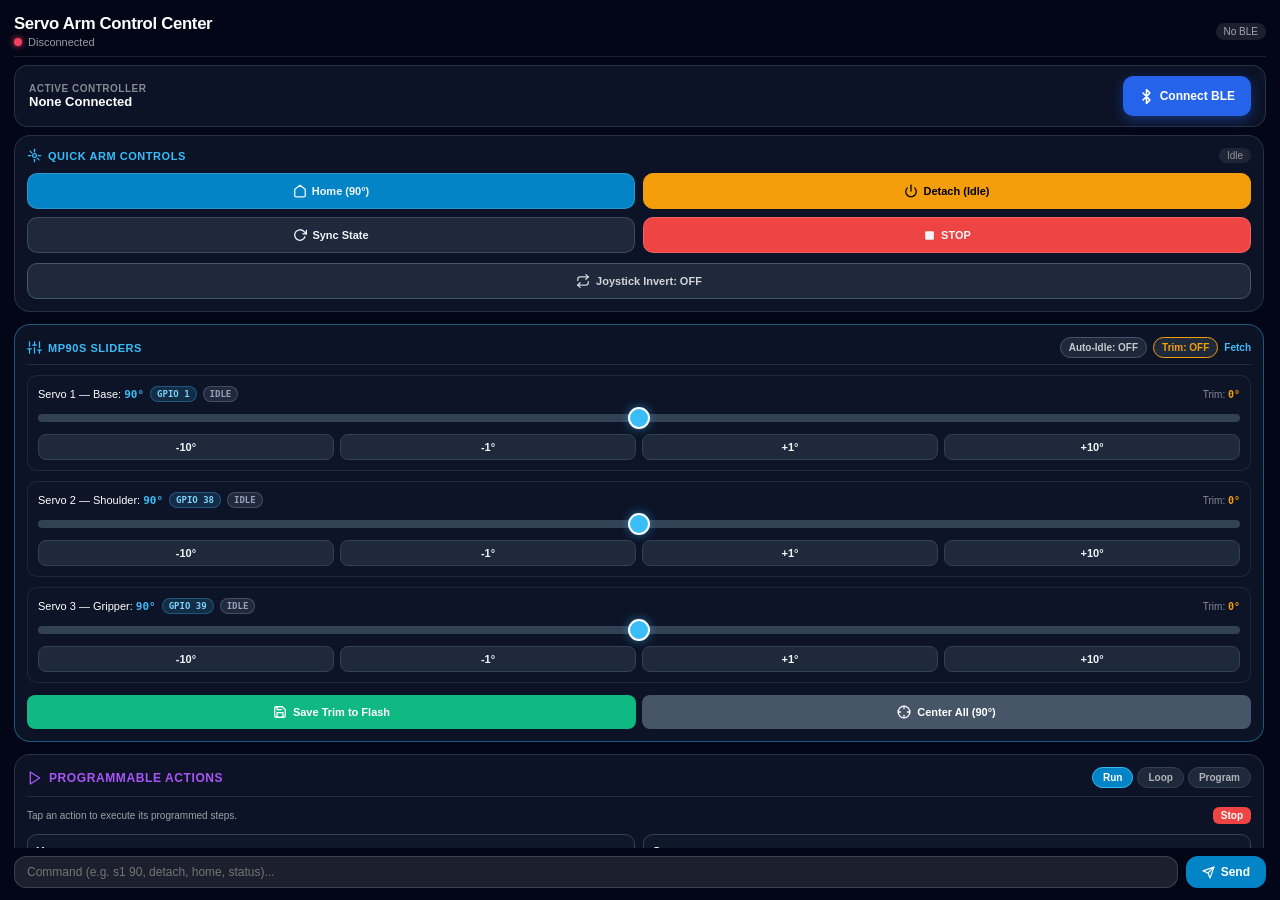
<file: Arm/index.html>
<!DOCTYPE html>
<html lang="en" class="h-full bg-slate-950 text-slate-100 select-none">
<head>
  <meta charset="UTF-8">
  <meta name="viewport" content="width=device-width, initial-scale=1.0, maximum-scale=1.0, user-scalable=no, viewport-fit=cover">
  <title>ESP32-S3 Servo Arm Control</title>
  <link rel="stylesheet" href="style.css">
</head>

<body>

  <div id="toast-notification">
    <svg id="toast-icon" width="16" height="16" viewBox="0 0 24 24" fill="none" stroke="currentColor" stroke-width="2.5" stroke-linecap="round" stroke-linejoin="round">
      <polyline points="20 6 9 17 4 12"></polyline>
    </svg>
    <span id="toast-message">Notification</span>
  </div>

  <header style="padding-bottom:8px; border-bottom:1px solid rgba(255,255,255,0.1); display:flex; align-items:center; justify-content:space-between;">
    <div>
      <h1 style="font-size:1.05rem; font-weight:700; letter-spacing:-0.02em;">Servo Arm Control Center</h1>
      <div style="display:flex; align-items:center; gap:6px; margin-top:2px;">
        <div id="status-dot" style="width:8px; height:8px; border-radius:9999px; background:#f43f5e; box-shadow:0 0 6px #f43f5e; transition:background 0.2s;"></div>
        <span id="status-text" style="font-size:11px; color:rgba(255,255,255,0.6);">Disconnected</span>
      </div>
    </div>
    <div style="display:flex; align-items:center; gap:6px;">
      <span id="backend-badge" style="padding:3px 8px; border-radius:9999px; background:rgba(255,255,255,0.1); font-size:10px; color:rgba(255,255,255,0.6);">Core BLE</span>
    </div>
  </header>

  <div class="glass-panel" style="margin:8px 0; padding:10px 14px; border-radius:14px; display:flex; align-items:center; justify-content:space-between; gap:12px;">
    <div style="min-width:0; flex:1;">
      <div style="font-size:10px; color:rgba(255,255,255,0.5); text-transform:uppercase; letter-spacing:0.05em; font-weight:600;">Active Controller</div>
      <div id="device-name" style="font-size:13px; font-weight:700; color:white; overflow:hidden; text-overflow:ellipsis; white-space:nowrap;">None Connected</div>
    </div>
    <button id="connect-btn" type="button" onclick="toggleConnection()" style="height:40px; padding:0 16px; border-radius:10px; background:#2563eb; color:white; font-size:12px; font-weight:700; border:none; cursor:pointer; display:flex; align-items:center; gap:6px; box-shadow:0 4px 12px rgba(37,99,235,0.4);">
      <svg style="width:15px; height:15px;" viewBox="0 0 24 24" fill="none" stroke="currentColor" stroke-width="2.5" stroke-linecap="round" stroke-linejoin="round">
        <path d="m6.5 6.5 11 11L12 23V1l5.5 5.5-11 11"></path>
      </svg>
      <span>Connect BLE</span>
    </button>
  </div>

  <main style="flex:1; min-height:0; overflow-y:auto; display:flex; flex-direction:column; gap:12px; padding-right:2px; touch-action:pan-y;" class="no-scrollbar">

    <!-- Quick Arm Controls -->
    <div class="glass-panel" style="border-radius:16px; padding:12px; display:flex; flex-direction:column; gap:10px;">
      <div style="display:flex; justify-content:space-between; align-items:center;">
        <span style="font-size:11px; font-weight:700; text-transform:uppercase; letter-spacing:0.05em; color:#38bdf8; display:flex; align-items:center; gap:6px;">
          <svg style="width:15px; height:15px;" viewBox="0 0 24 24" fill="none" stroke="currentColor" stroke-width="2" stroke-linecap="round" stroke-linejoin="round">
            <circle cx="12" cy="12" r="3"></circle>
            <path d="M12 2v4"></path><path d="M12 18v4"></path>
            <path d="m4.93 4.93 2.83 2.83"></path><path d="m16.24 16.24 2.83 2.83"></path>
            <path d="M2 12h4"></path><path d="M18 12h4"></path>
          </svg>
          Quick Arm Controls
        </span>
        <span id="action-run-badge" style="font-size:10px; padding:2px 8px; border-radius:9999px; background:rgba(255,255,255,0.08); color:rgba(255,255,255,0.5);">Idle</span>
      </div>

      <div style="display:grid; grid-template-columns:1fr 1fr; gap:8px;">
        <button type="button" class="touch-btn" onclick="homeAllServos()" style="padding:10px 6px; background:#0284c7; font-size:11px; flex-direction:row; gap:5px;">
          <svg width="14" height="14" viewBox="0 0 24 24" fill="none" stroke="currentColor" stroke-width="2.2" stroke-linecap="round" stroke-linejoin="round"><path d="m3 9 9-7 9 7v11a2 2 0 0 1-2 2H5a2 2 0 0 1-2-2z"></path></svg>
          <span>Home (90°)</span>
        </button>
        <button type="button" class="touch-btn" onclick="detachAllServos()" style="padding:10px 6px; background:#f59e0b; color:#000000; border-color:#f59e0b; font-size:11px; font-weight:700; flex-direction:row; gap:5px;">
          <svg width="14" height="14" viewBox="0 0 24 24" fill="none" stroke="currentColor" stroke-width="2.2" stroke-linecap="round" stroke-linejoin="round"><path d="M18.36 6.64a9 9 0 1 1-12.73 0"></path><line x1="12" y1="2" x2="12" y2="12"></line></svg>
          <span>Detach (Idle)</span>
        </button>
        <button type="button" class="touch-btn" onclick="requestStatusSync()" style="padding:10px 6px; background:#1e293b; font-size:11px; flex-direction:row; gap:5px;">
          <svg width="14" height="14" viewBox="0 0 24 24" fill="none" stroke="currentColor" stroke-width="2.2" stroke-linecap="round" stroke-linejoin="round"><polyline points="23 4 23 10 17 10"></polyline><path d="M20.49 15a9 9 0 1 1-2.12-9.36L23 10"></path></svg>
          <span>Sync State</span>
        </button>
        <button type="button" class="touch-btn" onclick="stopAllMotion()" style="padding:10px 6px; background:#ef4444; font-size:11px; flex-direction:row; gap:5px;">
          <svg width="13" height="13" viewBox="0 0 24 24" fill="currentColor"><rect x="4" y="4" width="16" height="16" rx="2"></rect></svg>
          <span>STOP</span>
        </button>
      </div>

      <button id="joy-invert-btn" type="button" class="touch-btn" onclick="toggleJoystickInvert()" style="padding:10px 8px; background:#1e293b; border-color:#475569; color:rgba(255,255,255,0.8); font-size:11px; flex-direction:row; gap:6px;">
        <svg width="14" height="14" viewBox="0 0 24 24" fill="none" stroke="currentColor" stroke-width="2.2" stroke-linecap="round" stroke-linejoin="round"><polyline points="17 1 21 5 17 9"></polyline><path d="M3 11V9a4 4 0 0 1 4-4h14"></path><polyline points="7 23 3 19 7 15"></polyline><path d="M21 13v2a4 4 0 0 1-4 4H3"></path></svg>
        <span id="joy-invert-text">Joystick Invert: OFF</span>
      </button>
    </div>

    <!-- 3 MP90S Servo Sliders -->
    <div class="glass-panel" style="border-radius:16px; padding:12px; display:flex; flex-direction:column; gap:10px; border-color:rgba(56,189,248,0.4);">
      <div style="display:flex; justify-content:space-between; align-items:center; border-bottom:1px solid rgba(255,255,255,0.1); padding-bottom:6px; gap:6px; flex-wrap:wrap;">
        <span style="font-size:11px; font-weight:700; text-transform:uppercase; letter-spacing:0.05em; color:#38bdf8; display:flex; align-items:center; gap:6px;">
          <svg style="width:15px; height:15px;" viewBox="0 0 24 24" fill="none" stroke="currentColor" stroke-width="2" stroke-linecap="round" stroke-linejoin="round">
            <line x1="4" y1="21" x2="4" y2="14"></line><line x1="4" y1="10" x2="4" y2="3"></line>
            <line x1="12" y1="21" x2="12" y2="12"></line><line x1="12" y1="8" x2="12" y2="3"></line>
            <line x1="20" y1="21" x2="20" y2="16"></line><line x1="20" y1="12" x2="20" y2="3"></line>
            <line x1="1" y1="14" x2="7" y2="14"></line><line x1="9" y1="8" x2="15" y2="8"></line>
            <line x1="17" y1="16" x2="23" y2="16"></line>
          </svg>
          MP90S Sliders
        </span>
        <div style="display:flex; align-items:center; gap:6px;">
          <button id="auto-idle-btn" type="button" onclick="toggleAutoIdle()" style="padding:4px 8px; border-radius:9999px; background:#1e293b; color:rgba(255,255,255,0.75); border:1px solid #475569; font-size:10px; font-weight:700; cursor:pointer;">
            Auto-Idle: OFF
          </button>
          <button id="offset-mode-btn" type="button" onclick="toggleOffsetMode()" style="padding:4px 8px; border-radius:9999px; background:#1e293b; color:#f59e0b; border:1px solid #f59e0b; font-size:10px; font-weight:700; cursor:pointer;">
            Trim: OFF
          </button>
          <button type="button" onclick="requestCalibrationSync()" style="background:none; border:none; color:#38bdf8; font-size:10px; font-weight:600; cursor:pointer;">Fetch</button>
        </div>
      </div>

      <!-- Servo 1 (GPIO 1) -->
      <div class="servo-card">
        <div style="display:flex; justify-content:space-between; align-items:center; font-size:11px; margin-bottom:6px;">
          <div style="display:flex; align-items:center; gap:6px;">
            <span id="s1-header" onclick="editServoName(0)" style="cursor:pointer;">Servo 1 — Base: <span id="s1-val" style="color:#38bdf8; font-family:monospace; font-weight:700;">90°</span></span>
            <span class="pin-badge">GPIO 1</span>
            <span id="s1-state-badge" class="pin-badge" style="background:rgba(148,163,184,0.15); color:#94a3b8; border-color:rgba(148,163,184,0.3);">IDLE</span>
          </div>
          <span style="font-size:10px; color:rgba(255,255,255,0.5);">Trim: <span id="o1-val" style="color:#f59e0b; font-family:monospace; font-weight:700;">0°</span></span>
        </div>
        <input type="range" id="s1-slider" min="0" max="180" value="90" onpointerdown="onSliderStart(0)" ontouchstart="onSliderStart(0)" oninput="onServoSlider(0, this.value)" onchange="onSliderCommit(0, this.value)">
        <div class="servo-btn-row">
          <button type="button" class="trim-btn" id="s1-btn-a" onclick="servoStepAction(0, -10, -1)">-10°</button>
          <button type="button" class="trim-btn" id="s1-btn-b" onclick="servoStepAction(0, -1, 1)">-1°</button>
          <button type="button" class="trim-btn" id="s1-btn-c" onclick="servoStepAction(0, 1, -5)">+1°</button>
          <button type="button" class="trim-btn" id="s1-btn-d" onclick="servoStepAction(0, 10, 5)">+10°</button>
        </div>
      </div>

      <!-- Servo 2 (GPIO 38) -->
      <div class="servo-card">
        <div style="display:flex; justify-content:space-between; align-items:center; font-size:11px; margin-bottom:6px;">
          <div style="display:flex; align-items:center; gap:6px;">
            <span id="s2-header" onclick="editServoName(1)" style="cursor:pointer;">Servo 2 — Shoulder: <span id="s2-val" style="color:#38bdf8; font-family:monospace; font-weight:700;">90°</span></span>
            <span class="pin-badge">GPIO 38</span>
            <span id="s2-state-badge" class="pin-badge" style="background:rgba(148,163,184,0.15); color:#94a3b8; border-color:rgba(148,163,184,0.3);">IDLE</span>
          </div>
          <span style="font-size:10px; color:rgba(255,255,255,0.5);">Trim: <span id="o2-val" style="color:#f59e0b; font-family:monospace; font-weight:700;">0°</span></span>
        </div>
        <input type="range" id="s2-slider" min="0" max="180" value="90" onpointerdown="onSliderStart(1)" ontouchstart="onSliderStart(1)" oninput="onServoSlider(1, this.value)" onchange="onSliderCommit(1, this.value)">
        <div class="servo-btn-row">
          <button type="button" class="trim-btn" id="s2-btn-a" onclick="servoStepAction(1, -10, -1)">-10°</button>
          <button type="button" class="trim-btn" id="s2-btn-b" onclick="servoStepAction(1, -1, 1)">-1°</button>
          <button type="button" class="trim-btn" id="s2-btn-c" onclick="servoStepAction(1, 1, -5)">+1°</button>
          <button type="button" class="trim-btn" id="s2-btn-d" onclick="servoStepAction(1, 10, 5)">+10°</button>
        </div>
      </div>

      <!-- Servo 3 (GPIO 39) -->
      <div class="servo-card">
        <div style="display:flex; justify-content:space-between; align-items:center; font-size:11px; margin-bottom:6px;">
          <div style="display:flex; align-items:center; gap:6px;">
            <span id="s3-header" onclick="editServoName(2)" style="cursor:pointer;">Servo 3 — Gripper: <span id="s3-val" style="color:#38bdf8; font-family:monospace; font-weight:700;">90°</span></span>
            <span class="pin-badge">GPIO 39</span>
            <span id="s3-state-badge" class="pin-badge" style="background:rgba(148,163,184,0.15); color:#94a3b8; border-color:rgba(148,163,184,0.3);">IDLE</span>
          </div>
          <span style="font-size:10px; color:rgba(255,255,255,0.5);">Trim: <span id="o3-val" style="color:#f59e0b; font-family:monospace; font-weight:700;">0°</span></span>
        </div>
        <input type="range" id="s3-slider" min="0" max="180" value="90" onpointerdown="onSliderStart(2)" ontouchstart="onSliderStart(2)" oninput="onServoSlider(2, this.value)" onchange="onSliderCommit(2, this.value)">
        <div class="servo-btn-row">
          <button type="button" class="trim-btn" id="s3-btn-a" onclick="servoStepAction(2, -10, -1)">-10°</button>
          <button type="button" class="trim-btn" id="s3-btn-b" onclick="servoStepAction(2, -1, 1)">-1°</button>
          <button type="button" class="trim-btn" id="s3-btn-c" onclick="servoStepAction(2, 1, -5)">+1°</button>
          <button type="button" class="trim-btn" id="s3-btn-d" onclick="servoStepAction(2, 10, 5)">+10°</button>
        </div>
      </div>

      <div style="display:grid; grid-template-columns:1fr 1fr; gap:6px; margin-top:2px;">
        <button id="save-cal-btn" type="button" class="touch-btn" onclick="saveCalibrationOffsets()" style="padding:10px; border-radius:8px; background:#10b981; color:white; font-size:11px; font-weight:700; border:none; cursor:pointer; flex-direction:row; gap:6px;">
          <svg width="14" height="14" viewBox="0 0 24 24" fill="none" stroke="currentColor" stroke-width="2.2" stroke-linecap="round" stroke-linejoin="round">
            <path d="M19 21H5a2 2 0 0 1-2-2V5a2 2 0 0 1 2-2h11l5 5v11a2 2 0 0 1-2 2z"></path>
            <polyline points="17 21 17 13 7 13 7 21"></polyline>
            <polyline points="7 3 7 8 15 8"></polyline>
          </svg>
          <span id="save-cal-text">Save Trim to Flash</span>
        </button>
        <button type="button" class="touch-btn" onclick="homeAllServos()" style="padding:10px; border-radius:8px; background:#475569; color:white; font-size:11px; font-weight:700; border:none; cursor:pointer; flex-direction:row; gap:6px;">
          <svg width="14" height="14" viewBox="0 0 24 24" fill="none" stroke="currentColor" stroke-width="2.2" stroke-linecap="round" stroke-linejoin="round">
            <circle cx="12" cy="12" r="10"></circle>
            <line x1="22" y1="12" x2="18" y2="12"></line>
            <line x1="6" y1="12" x2="2" y2="12"></line>
            <line x1="12" y1="6" x2="12" y2="2"></line>
            <line x1="12" y1="22" x2="12" y2="18"></line>
          </svg>
          <span>Center All (90°)</span>
        </button>
      </div>
    </div>

    <!-- Programmable Actions Studio -->
    <div class="glass-panel" style="border-radius:16px; padding:12px; display:flex; flex-direction:column; gap:10px;">
      <div style="display:flex; justify-content:space-between; align-items:center; font-size:12px; border-bottom:1px solid rgba(255,255,255,0.1); padding-bottom:8px; gap:8px; flex-wrap:wrap;">
        <span style="font-weight:700; text-transform:uppercase; letter-spacing:0.05em; color:#a855f7; display:flex; align-items:center; gap:6px;">
          <svg style="width:16px; height:16px;" viewBox="0 0 24 24" fill="none" stroke="currentColor" stroke-width="2" stroke-linecap="round" stroke-linejoin="round">
            <polygon points="5 3 19 12 5 21 5 3"></polygon>
          </svg>
          <span>Programmable Actions</span>
        </span>

        <div style="display:flex; align-items:center; gap:4px;">
          <button id="mode-btn-run" type="button" class="mode-pill active" onclick="setActionTapMode('run')">Run</button>
          <button id="mode-btn-loop" type="button" class="mode-pill" onclick="setActionTapMode('loop')">Loop</button>
          <button id="mode-btn-edit" type="button" class="mode-pill" onclick="setActionTapMode('edit')">Program</button>
        </div>
      </div>

      <div style="display:flex; justify-content:space-between; align-items:center; font-size:10px; color:rgba(255,255,255,0.6);">
        <span id="action-mode-hint">Tap an action to execute its programmed steps.</span>
        <button type="button" onclick="stopAllMotion()" style="background:#ef4444; color:white; border:none; border-radius:6px; padding:3px 8px; font-size:10px; font-weight:700; cursor:pointer;">Stop</button>
      </div>

      <div style="display:grid; grid-template-columns:repeat(2, 1fr); gap:8px;" id="actions-grid"></div>

      <!-- Visual Sequence Editor -->
      <div class="key-editor-panel" id="action-editor-box" style="display:none;">
        <div style="display:flex; justify-content:space-between; align-items:center;">
          <span id="action-editor-title" style="font-size:12px; font-weight:700; color:#f59e0b;">Edit Action Slot 1</span>
          <button type="button" onclick="closeActionEditor()" style="background:none; border:none; color:rgba(255,255,255,0.5); font-size:11px; cursor:pointer;">Close</button>
        </div>

        <div>
          <label style="font-size:10px; color:rgba(255,255,255,0.6); display:block; margin-bottom:4px;">Action Name:</label>
          <input type="text" id="action-name-input" maxlength="24" placeholder="e.g. Pick Cube" style="width:100%; background:#1e293b; color:white; border:1px solid #334155; border-radius:8px; padding:7px 10px; font-size:12px; outline:none;">
        </div>

        <div style="display:flex; justify-content:space-between; align-items:center; margin-top:2px;">
          <span style="font-size:10px; font-weight:700; color:rgba(255,255,255,0.7); text-transform:uppercase;">Sequence Steps</span>
          <div style="display:flex; gap:6px;">
            <button type="button" onclick="captureCurrentPoseStep()" style="padding:5px 9px; border-radius:7px; background:#0284c7; color:white; font-size:10px; font-weight:700; border:none; cursor:pointer;">+ Capture Sliders</button>
            <button type="button" onclick="addBlankStep()" style="padding:5px 9px; border-radius:7px; background:#334155; color:white; font-size:10px; font-weight:700; border:none; cursor:pointer;">+ Step</button>
          </div>
        </div>

        <div id="action-steps-list" style="display:flex; flex-direction:column; gap:6px; max-height:240px; overflow-y:auto;"></div>

        <div style="display:grid; grid-template-columns:1fr 1fr; gap:6px; margin-top:4px;">
          <button type="button" class="touch-btn" onclick="testEditorSequence()" style="padding:9px; border-radius:8px; background:#0284c7; color:white; font-size:11px; font-weight:700; border:none; cursor:pointer; flex-direction:row; gap:6px;">
            <svg width="13" height="13" viewBox="0 0 24 24" fill="none" stroke="currentColor" stroke-width="2" stroke-linecap="round" stroke-linejoin="round"><polygon points="5 3 19 12 5 21 5 3"></polygon></svg>
            <span>Test Sequence</span>
          </button>
          <button type="button" class="touch-btn" onclick="saveEditorAction()" style="padding:9px; border-radius:8px; background:#10b981; color:white; font-size:11px; font-weight:700; border:none; cursor:pointer; flex-direction:row; gap:6px;">
            <svg width="13" height="13" viewBox="0 0 24 24" fill="none" stroke="currentColor" stroke-width="2.5" stroke-linecap="round" stroke-linejoin="round"><polyline points="20 6 9 17 4 12"></polyline></svg>
            <span>Save to ESP32</span>
          </button>
        </div>
      </div>

      <div style="display:flex; justify-content:space-between; align-items:center; margin-top:2px;">
        <button type="button" onclick="syncActionsFromEsp()" style="background:none; border:none; color:#38bdf8; font-size:10px; font-weight:600; cursor:pointer;">Sync from ESP32</button>
        <button type="button" onclick="resetActionsDefaults()" style="background:none; border:none; color:rgba(255,255,255,0.5); font-size:10px; cursor:pointer;">Reset Factory Actions</button>
      </div>
    </div>

    <!-- Diagnostic Terminal Log -->
    <div class="glass-panel" style="border-radius:16px; padding:12px; height:170px; display:flex; flex-direction:column;">
      <div style="display:flex; justify-content:space-between; align-items:center; border-bottom:1px solid rgba(255,255,255,0.1); padding-bottom:6px; font-size:11px; color:rgba(255,255,255,0.6);">
        <div style="display:flex; align-items:center; gap:8px;">
          <span style="font-weight:700;">BLE Log</span>
          <span id="ble-counters" style="font-family:monospace; font-size:10px; color:#38bdf8; font-weight:bold;">RX: 0 | TX: 0</span>
        </div>
        <div style="display:flex; align-items:center; gap:8px;">
          <button type="button" onclick="exportTerminalLogs()" style="background:none; border:none; color:#38bdf8; font-size:11px; cursor:pointer; font-weight:600; display:flex; align-items:center; gap:3px;">
            <svg width="12" height="12" viewBox="0 0 24 24" fill="none" stroke="currentColor" stroke-width="2"><path d="M21 15v4a2 2 0 0 1-2 2H5a2 2 0 0 1-2-2v-4"></path><polyline points="7 10 12 15 17 10"></polyline><line x1="12" y1="15" x2="12" y2="3"></line></svg>
            <span>Export</span>
          </button>
          <button type="button" onclick="clearLogs()" style="background:none; border:none; color:rgba(255,255,255,0.5); font-size:11px; cursor:pointer; display:flex; align-items:center; gap:3px;">
            <svg width="12" height="12" viewBox="0 0 24 24" fill="none" stroke="currentColor" stroke-width="2"><polyline points="3 6 5 6 21 6"></polyline><path d="M19 6v14a2 2 0 0 1-2 2H7a2 2 0 0 1-2-2V6m3 0V4a2 2 0 0 1 2-2h4a2 2 0 0 1 2 2v2"></path></svg>
            <span>Clear</span>
          </button>
        </div>
      </div>

      <div id="terminal" style="flex:1; overflow-y:auto; padding-top:6px; font-family:monospace; font-size:10px; color:rgba(255,255,255,0.8); display:flex; flex-direction:column; gap:4px;">
        <div style="color:rgba(255,255,255,0.4); font-style:italic;">BLE Arm Console initialized. Ready to connect...</div>
      </div>
    </div>

  </main>

  <footer style="margin-top:8px;">
    <form onsubmit="handleSendCustom(event)" style="display:flex; gap:8px;">
      <input type="text" id="cmd-input" placeholder="Command (e.g. s1 90, detach, home, status)..." style="flex:1; background:rgba(255,255,255,0.1); border:1px solid rgba(255,255,255,0.15); border-radius:12px; padding:8px 12px; font-size:12px; color:white; outline:none;">
      <button type="submit" class="touch-btn" style="padding:0 16px; border-radius:12px; background:#0284c7; color:white; font-size:12px; font-weight:600; border:none; cursor:pointer; flex-direction:row; gap:6px;">
        <svg width="13" height="13" viewBox="0 0 24 24" fill="none" stroke="currentColor" stroke-width="2.2" stroke-linecap="round" stroke-linejoin="round"><line x1="22" y1="2" x2="11" y2="13"></line><polygon points="22 2 15 22 11 13 2 9 22 2"></polygon></svg>
        <span>Send</span>
      </button>
    </form>
  </footer>

  <script src="ble.js"></script>
  <script src="servos.js"></script>
  <script src="actions.js"></script>
  <script src="app.js"></script>
</body>
</html>
</file>
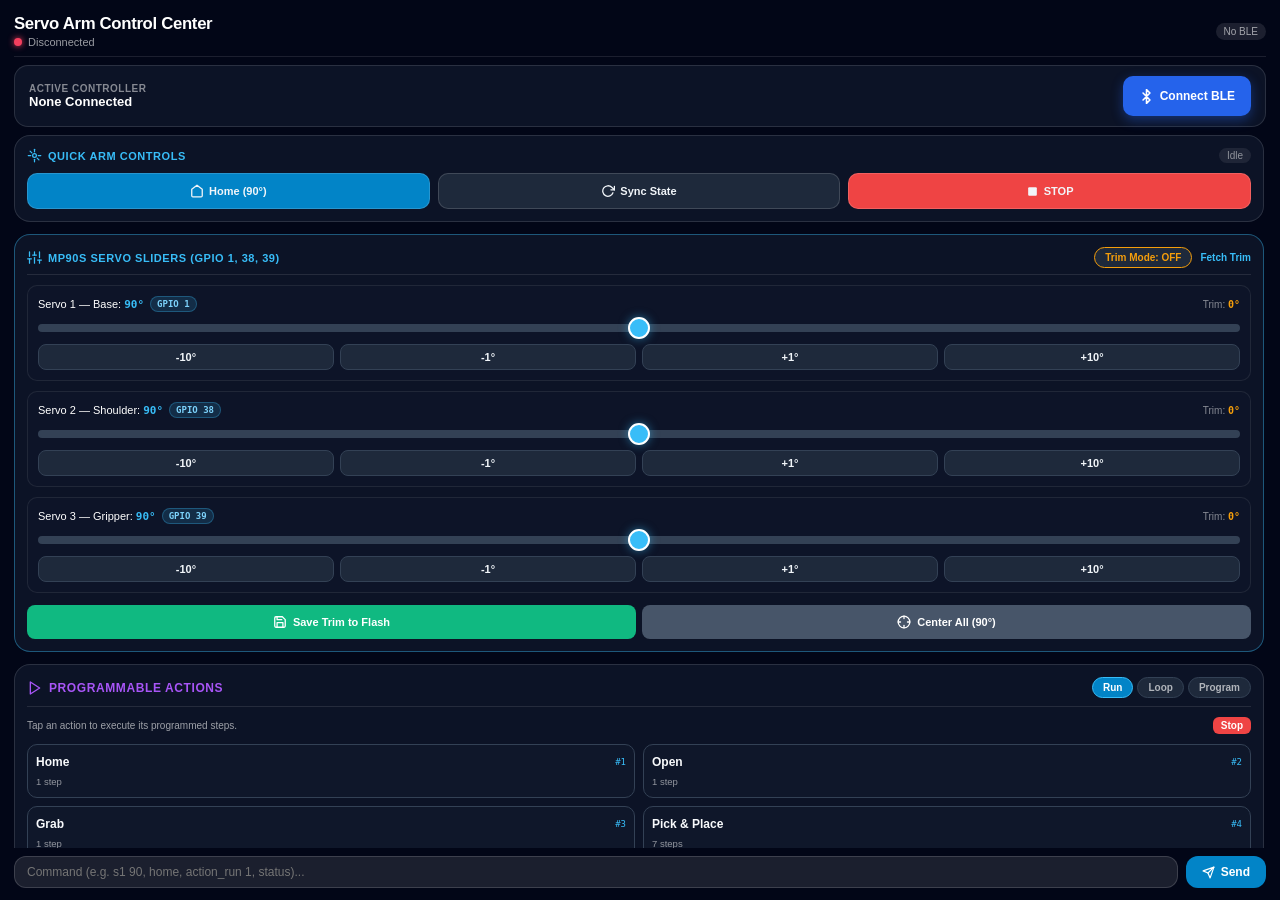
<file: webapp/index.html>
<!DOCTYPE html>
<html lang="en" class="h-full bg-slate-950 text-slate-100 select-none">
<head>
  <meta charset="UTF-8">
  <meta name="viewport" content="width=device-width, initial-scale=1.0, maximum-scale=1.0, user-scalable=no, viewport-fit=cover">
  <title>ESP32-S3 Servo Arm Control</title>
  <link rel="stylesheet" href="style.css">
</head>

<body>

  <div id="toast-notification">
    <svg id="toast-icon" width="16" height="16" viewBox="0 0 24 24" fill="none" stroke="currentColor" stroke-width="2.5" stroke-linecap="round" stroke-linejoin="round">
      <polyline points="20 6 9 17 4 12"></polyline>
    </svg>
    <span id="toast-message">Notification</span>
  </div>

  <header style="padding-bottom:8px; border-bottom:1px solid rgba(255,255,255,0.1); display:flex; align-items:center; justify-content:space-between;">
    <div>
      <h1 style="font-size:1.05rem; font-weight:700; letter-spacing:-0.02em;">Servo Arm Control Center</h1>
      <div style="display:flex; align-items:center; gap:6px; margin-top:2px;">
        <div id="status-dot" style="width:8px; height:8px; border-radius:9999px; background:#f43f5e; box-shadow:0 0 6px #f43f5e; transition:background 0.2s;"></div>
        <span id="status-text" style="font-size:11px; color:rgba(255,255,255,0.6);">Disconnected</span>
      </div>
    </div>
    <div style="display:flex; align-items:center; gap:6px;">
      <span id="backend-badge" style="padding:3px 8px; border-radius:9999px; background:rgba(255,255,255,0.1); font-size:10px; color:rgba(255,255,255,0.6);">Core BLE</span>
    </div>
  </header>

  <div class="glass-panel" style="margin:8px 0; padding:10px 14px; border-radius:14px; display:flex; align-items:center; justify-content:space-between; gap:12px;">
    <div style="min-width:0; flex:1;">
      <div style="font-size:10px; color:rgba(255,255,255,0.5); text-transform:uppercase; letter-spacing:0.05em; font-weight:600;">Active Controller</div>
      <div id="device-name" style="font-size:13px; font-weight:700; color:white; overflow:hidden; text-overflow:ellipsis; white-space:nowrap;">None Connected</div>
    </div>
    <button id="connect-btn" type="button" onclick="toggleConnection()" style="height:40px; padding:0 16px; border-radius:10px; background:#2563eb; color:white; font-size:12px; font-weight:700; border:none; cursor:pointer; display:flex; align-items:center; gap:6px; box-shadow:0 4px 12px rgba(37,99,235,0.4);">
      <svg style="width:15px; height:15px;" viewBox="0 0 24 24" fill="none" stroke="currentColor" stroke-width="2.5" stroke-linecap="round" stroke-linejoin="round">
        <path d="m6.5 6.5 11 11L12 23V1l5.5 5.5-11 11"></path>
      </svg>
      <span>Connect BLE</span>
    </button>
  </div>

  <main style="flex:1; min-height:0; overflow-y:auto; display:flex; flex-direction:column; gap:12px; padding-right:2px;" class="no-scrollbar">

    <!-- Quick Arm Controls -->
    <div class="glass-panel" style="border-radius:16px; padding:12px; display:flex; flex-direction:column; gap:10px;">
      <div style="display:flex; justify-content:space-between; align-items:center;">
        <span style="font-size:11px; font-weight:700; text-transform:uppercase; letter-spacing:0.05em; color:#38bdf8; display:flex; align-items:center; gap:6px;">
          <svg style="width:15px; height:15px;" viewBox="0 0 24 24" fill="none" stroke="currentColor" stroke-width="2" stroke-linecap="round" stroke-linejoin="round">
            <circle cx="12" cy="12" r="3"></circle>
            <path d="M12 2v4"></path><path d="M12 18v4"></path>
            <path d="m4.93 4.93 2.83 2.83"></path><path d="m16.24 16.24 2.83 2.83"></path>
            <path d="M2 12h4"></path><path d="M18 12h4"></path>
          </svg>
          Quick Arm Controls
        </span>
        <span id="action-run-badge" style="font-size:10px; padding:2px 8px; border-radius:9999px; background:rgba(255,255,255,0.08); color:rgba(255,255,255,0.5);">Idle</span>
      </div>

      <div style="display:grid; grid-template-columns:1fr 1fr 1fr; gap:8px;">
        <button type="button" class="touch-btn" onclick="homeAllServos()" style="padding:10px 6px; background:#0284c7; font-size:11px; flex-direction:row; gap:5px;">
          <svg width="14" height="14" viewBox="0 0 24 24" fill="none" stroke="currentColor" stroke-width="2.2" stroke-linecap="round" stroke-linejoin="round"><path d="m3 9 9-7 9 7v11a2 2 0 0 1-2 2H5a2 2 0 0 1-2-2z"></path></svg>
          <span>Home (90°)</span>
        </button>
        <button type="button" class="touch-btn" onclick="requestStatusSync()" style="padding:10px 6px; background:#1e293b; font-size:11px; flex-direction:row; gap:5px;">
          <svg width="14" height="14" viewBox="0 0 24 24" fill="none" stroke="currentColor" stroke-width="2.2" stroke-linecap="round" stroke-linejoin="round"><polyline points="23 4 23 10 17 10"></polyline><path d="M20.49 15a9 9 0 1 1-2.12-9.36L23 10"></path></svg>
          <span>Sync State</span>
        </button>
        <button type="button" class="touch-btn" onclick="stopAllMotion()" style="padding:10px 6px; background:#ef4444; font-size:11px; flex-direction:row; gap:5px;">
          <svg width="13" height="13" viewBox="0 0 24 24" fill="currentColor"><rect x="4" y="4" width="16" height="16" rx="2"></rect></svg>
          <span>STOP</span>
        </button>
      </div>
    </div>

    <!-- 3 MP90S Servo Sliders -->
    <div class="glass-panel" style="border-radius:16px; padding:12px; display:flex; flex-direction:column; gap:10px; border-color:rgba(56,189,248,0.4);">
      <div style="display:flex; justify-content:space-between; align-items:center; border-bottom:1px solid rgba(255,255,255,0.1); padding-bottom:6px;">
        <span style="font-size:11px; font-weight:700; text-transform:uppercase; letter-spacing:0.05em; color:#38bdf8; display:flex; align-items:center; gap:6px;">
          <svg style="width:15px; height:15px;" viewBox="0 0 24 24" fill="none" stroke="currentColor" stroke-width="2" stroke-linecap="round" stroke-linejoin="round">
            <line x1="4" y1="21" x2="4" y2="14"></line><line x1="4" y1="10" x2="4" y2="3"></line>
            <line x1="12" y1="21" x2="12" y2="12"></line><line x1="12" y1="8" x2="12" y2="3"></line>
            <line x1="20" y1="21" x2="20" y2="16"></line><line x1="20" y1="12" x2="20" y2="3"></line>
            <line x1="1" y1="14" x2="7" y2="14"></line><line x1="9" y1="8" x2="15" y2="8"></line>
            <line x1="17" y1="16" x2="23" y2="16"></line>
          </svg>
          MP90S Servo Sliders (GPIO 1, 38, 39)
        </span>
        <div style="display:flex; align-items:center; gap:8px;">
          <button id="offset-mode-btn" type="button" onclick="toggleOffsetMode()" style="padding:4px 10px; border-radius:9999px; background:#1e293b; color:#f59e0b; border:1px solid #f59e0b; font-size:10px; font-weight:700; cursor:pointer;">
            Trim Mode: OFF
          </button>
          <button type="button" onclick="requestCalibrationSync()" style="background:none; border:none; color:#38bdf8; font-size:10px; font-weight:600; cursor:pointer;">Fetch Trim</button>
        </div>
      </div>

      <!-- Servo 1 (GPIO 1) -->
      <div class="servo-card">
        <div style="display:flex; justify-content:space-between; align-items:center; font-size:11px; margin-bottom:6px;">
          <div style="display:flex; align-items:center; gap:6px;">
            <span id="s1-header" onclick="editServoName(0)" style="cursor:pointer;">Servo 1 — Base: <span id="s1-val" style="color:#38bdf8; font-family:monospace; font-weight:700;">90°</span></span>
            <span class="pin-badge">GPIO 1</span>
          </div>
          <span style="font-size:10px; color:rgba(255,255,255,0.5);">Trim: <span id="o1-val" style="color:#f59e0b; font-family:monospace; font-weight:700;">0°</span></span>
        </div>
        <input type="range" id="s1-slider" min="0" max="180" value="90" oninput="onServoSlider(0, this.value)">
        <div class="servo-btn-row">
          <button type="button" class="trim-btn" id="s1-btn-a" onclick="servoStepAction(0, -10, -1)">-10°</button>
          <button type="button" class="trim-btn" id="s1-btn-b" onclick="servoStepAction(0, -1, 1)">-1°</button>
          <button type="button" class="trim-btn" id="s1-btn-c" onclick="servoStepAction(0, 1, -5)">+1°</button>
          <button type="button" class="trim-btn" id="s1-btn-d" onclick="servoStepAction(0, 10, 5)">+10°</button>
        </div>
      </div>

      <!-- Servo 2 (GPIO 38) -->
      <div class="servo-card">
        <div style="display:flex; justify-content:space-between; align-items:center; font-size:11px; margin-bottom:6px;">
          <div style="display:flex; align-items:center; gap:6px;">
            <span id="s2-header" onclick="editServoName(1)" style="cursor:pointer;">Servo 2 — Shoulder: <span id="s2-val" style="color:#38bdf8; font-family:monospace; font-weight:700;">90°</span></span>
            <span class="pin-badge">GPIO 38</span>
          </div>
          <span style="font-size:10px; color:rgba(255,255,255,0.5);">Trim: <span id="o2-val" style="color:#f59e0b; font-family:monospace; font-weight:700;">0°</span></span>
        </div>
        <input type="range" id="s2-slider" min="0" max="180" value="90" oninput="onServoSlider(1, this.value)">
        <div class="servo-btn-row">
          <button type="button" class="trim-btn" id="s2-btn-a" onclick="servoStepAction(1, -10, -1)">-10°</button>
          <button type="button" class="trim-btn" id="s2-btn-b" onclick="servoStepAction(1, -1, 1)">-1°</button>
          <button type="button" class="trim-btn" id="s2-btn-c" onclick="servoStepAction(1, 1, -5)">+1°</button>
          <button type="button" class="trim-btn" id="s2-btn-d" onclick="servoStepAction(1, 10, 5)">+10°</button>
        </div>
      </div>

      <!-- Servo 3 (GPIO 39) -->
      <div class="servo-card">
        <div style="display:flex; justify-content:space-between; align-items:center; font-size:11px; margin-bottom:6px;">
          <div style="display:flex; align-items:center; gap:6px;">
            <span id="s3-header" onclick="editServoName(2)" style="cursor:pointer;">Servo 3 — Gripper: <span id="s3-val" style="color:#38bdf8; font-family:monospace; font-weight:700;">90°</span></span>
            <span class="pin-badge">GPIO 39</span>
          </div>
          <span style="font-size:10px; color:rgba(255,255,255,0.5);">Trim: <span id="o3-val" style="color:#f59e0b; font-family:monospace; font-weight:700;">0°</span></span>
        </div>
        <input type="range" id="s3-slider" min="0" max="180" value="90" oninput="onServoSlider(2, this.value)">
        <div class="servo-btn-row">
          <button type="button" class="trim-btn" id="s3-btn-a" onclick="servoStepAction(2, -10, -1)">-10°</button>
          <button type="button" class="trim-btn" id="s3-btn-b" onclick="servoStepAction(2, -1, 1)">-1°</button>
          <button type="button" class="trim-btn" id="s3-btn-c" onclick="servoStepAction(2, 1, -5)">+1°</button>
          <button type="button" class="trim-btn" id="s3-btn-d" onclick="servoStepAction(2, 10, 5)">+10°</button>
        </div>
      </div>

      <div style="display:grid; grid-template-columns:1fr 1fr; gap:6px; margin-top:2px;">
        <button id="save-cal-btn" type="button" class="touch-btn" onclick="saveCalibrationOffsets()" style="padding:10px; border-radius:8px; background:#10b981; color:white; font-size:11px; font-weight:700; border:none; cursor:pointer; flex-direction:row; gap:6px;">
          <svg width="14" height="14" viewBox="0 0 24 24" fill="none" stroke="currentColor" stroke-width="2.2" stroke-linecap="round" stroke-linejoin="round">
            <path d="M19 21H5a2 2 0 0 1-2-2V5a2 2 0 0 1 2-2h11l5 5v11a2 2 0 0 1-2 2z"></path>
            <polyline points="17 21 17 13 7 13 7 21"></polyline>
            <polyline points="7 3 7 8 15 8"></polyline>
          </svg>
          <span id="save-cal-text">Save Trim to Flash</span>
        </button>
        <button type="button" class="touch-btn" onclick="homeAllServos()" style="padding:10px; border-radius:8px; background:#475569; color:white; font-size:11px; font-weight:700; border:none; cursor:pointer; flex-direction:row; gap:6px;">
          <svg width="14" height="14" viewBox="0 0 24 24" fill="none" stroke="currentColor" stroke-width="2.2" stroke-linecap="round" stroke-linejoin="round">
            <circle cx="12" cy="12" r="10"></circle>
            <line x1="22" y1="12" x2="18" y2="12"></line>
            <line x1="6" y1="12" x2="2" y2="12"></line>
            <line x1="12" y1="6" x2="12" y2="2"></line>
            <line x1="12" y1="22" x2="12" y2="18"></line>
          </svg>
          <span>Center All (90°)</span>
        </button>
      </div>
    </div>

    <!-- Programmable Actions Studio -->
    <div class="glass-panel" style="border-radius:16px; padding:12px; display:flex; flex-direction:column; gap:10px;">
      <div style="display:flex; justify-content:space-between; align-items:center; font-size:12px; border-bottom:1px solid rgba(255,255,255,0.1); padding-bottom:8px; gap:8px; flex-wrap:wrap;">
        <span style="font-weight:700; text-transform:uppercase; letter-spacing:0.05em; color:#a855f7; display:flex; align-items:center; gap:6px;">
          <svg style="width:16px; height:16px;" viewBox="0 0 24 24" fill="none" stroke="currentColor" stroke-width="2" stroke-linecap="round" stroke-linejoin="round">
            <polygon points="5 3 19 12 5 21 5 3"></polygon>
          </svg>
          <span>Programmable Actions</span>
        </span>

        <div style="display:flex; align-items:center; gap:4px;">
          <button id="mode-btn-run" type="button" class="mode-pill active" onclick="setActionTapMode('run')">Run</button>
          <button id="mode-btn-loop" type="button" class="mode-pill" onclick="setActionTapMode('loop')">Loop</button>
          <button id="mode-btn-edit" type="button" class="mode-pill" onclick="setActionTapMode('edit')">Program</button>
        </div>
      </div>

      <div style="display:flex; justify-content:space-between; align-items:center; font-size:10px; color:rgba(255,255,255,0.6);">
        <span id="action-mode-hint">Tap an action to execute its programmed steps.</span>
        <button type="button" onclick="stopAllMotion()" style="background:#ef4444; color:white; border:none; border-radius:6px; padding:3px 8px; font-size:10px; font-weight:700; cursor:pointer;">Stop</button>
      </div>

      <div style="display:grid; grid-template-columns:repeat(2, 1fr); gap:8px;" id="actions-grid"></div>

      <!-- Visual Sequence Editor -->
      <div class="key-editor-panel" id="action-editor-box" style="display:none;">
        <div style="display:flex; justify-content:space-between; align-items:center;">
          <span id="action-editor-title" style="font-size:12px; font-weight:700; color:#f59e0b;">Edit Action Slot 1</span>
          <button type="button" onclick="closeActionEditor()" style="background:none; border:none; color:rgba(255,255,255,0.5); font-size:11px; cursor:pointer;">Close</button>
        </div>

        <div>
          <label style="font-size:10px; color:rgba(255,255,255,0.6); display:block; margin-bottom:4px;">Action Name:</label>
          <input type="text" id="action-name-input" maxlength="24" placeholder="e.g. Pick Cube" style="width:100%; background:#1e293b; color:white; border:1px solid #334155; border-radius:8px; padding:7px 10px; font-size:12px; outline:none;">
        </div>

        <div style="display:flex; justify-content:space-between; align-items:center; margin-top:2px;">
          <span style="font-size:10px; font-weight:700; color:rgba(255,255,255,0.7); text-transform:uppercase;">Sequence Steps</span>
          <div style="display:flex; gap:6px;">
            <button type="button" onclick="captureCurrentPoseStep()" style="padding:5px 9px; border-radius:7px; background:#0284c7; color:white; font-size:10px; font-weight:700; border:none; cursor:pointer;">+ Capture Sliders</button>
            <button type="button" onclick="addBlankStep()" style="padding:5px 9px; border-radius:7px; background:#334155; color:white; font-size:10px; font-weight:700; border:none; cursor:pointer;">+ Step</button>
          </div>
        </div>

        <div id="action-steps-list" style="display:flex; flex-direction:column; gap:6px; max-height:240px; overflow-y:auto;"></div>

        <div style="display:grid; grid-template-columns:1fr 1fr; gap:6px; margin-top:4px;">
          <button type="button" class="touch-btn" onclick="testEditorSequence()" style="padding:9px; border-radius:8px; background:#0284c7; color:white; font-size:11px; font-weight:700; border:none; cursor:pointer; flex-direction:row; gap:6px;">
            <svg width="13" height="13" viewBox="0 0 24 24" fill="none" stroke="currentColor" stroke-width="2" stroke-linecap="round" stroke-linejoin="round"><polygon points="5 3 19 12 5 21 5 3"></polygon></svg>
            <span>Test Sequence</span>
          </button>
          <button type="button" class="touch-btn" onclick="saveEditorAction()" style="padding:9px; border-radius:8px; background:#10b981; color:white; font-size:11px; font-weight:700; border:none; cursor:pointer; flex-direction:row; gap:6px;">
            <svg width="13" height="13" viewBox="0 0 24 24" fill="none" stroke="currentColor" stroke-width="2.5" stroke-linecap="round" stroke-linejoin="round"><polyline points="20 6 9 17 4 12"></polyline></svg>
            <span>Save to ESP32</span>
          </button>
        </div>
      </div>

      <div style="display:flex; justify-content:space-between; align-items:center; margin-top:2px;">
        <button type="button" onclick="syncActionsFromEsp()" style="background:none; border:none; color:#38bdf8; font-size:10px; font-weight:600; cursor:pointer;">Sync from ESP32</button>
        <button type="button" onclick="resetActionsDefaults()" style="background:none; border:none; color:rgba(255,255,255,0.5); font-size:10px; cursor:pointer;">Reset Factory Actions</button>
      </div>
    </div>

    <!-- Diagnostic Terminal Log -->
    <div class="glass-panel" style="border-radius:16px; padding:12px; height:170px; display:flex; flex-direction:column;">
      <div style="display:flex; justify-content:space-between; align-items:center; border-bottom:1px solid rgba(255,255,255,0.1); padding-bottom:6px; font-size:11px; color:rgba(255,255,255,0.6);">
        <div style="display:flex; align-items:center; gap:8px;">
          <span style="font-weight:700;">BLE Log</span>
          <span id="ble-counters" style="font-family:monospace; font-size:10px; color:#38bdf8; font-weight:bold;">RX: 0 | TX: 0</span>
        </div>
        <div style="display:flex; align-items:center; gap:8px;">
          <button type="button" onclick="exportTerminalLogs()" style="background:none; border:none; color:#38bdf8; font-size:11px; cursor:pointer; font-weight:600; display:flex; align-items:center; gap:3px;">
            <svg width="12" height="12" viewBox="0 0 24 24" fill="none" stroke="currentColor" stroke-width="2"><path d="M21 15v4a2 2 0 0 1-2 2H5a2 2 0 0 1-2-2v-4"></path><polyline points="7 10 12 15 17 10"></polyline><line x1="12" y1="15" x2="12" y2="3"></line></svg>
            <span>Export</span>
          </button>
          <button type="button" onclick="clearLogs()" style="background:none; border:none; color:rgba(255,255,255,0.5); font-size:11px; cursor:pointer; display:flex; align-items:center; gap:3px;">
            <svg width="12" height="12" viewBox="0 0 24 24" fill="none" stroke="currentColor" stroke-width="2"><polyline points="3 6 5 6 21 6"></polyline><path d="M19 6v14a2 2 0 0 1-2 2H7a2 2 0 0 1-2-2V6m3 0V4a2 2 0 0 1 2-2h4a2 2 0 0 1 2 2v2"></path></svg>
            <span>Clear</span>
          </button>
        </div>
      </div>

      <div id="terminal" style="flex:1; overflow-y:auto; padding-top:6px; font-family:monospace; font-size:10px; color:rgba(255,255,255,0.8); display:flex; flex-direction:column; gap:4px;">
        <div style="color:rgba(255,255,255,0.4); font-style:italic;">BLE Arm Console initialized. Ready to connect...</div>
      </div>
    </div>

  </main>

  <footer style="margin-top:8px;">
    <form onsubmit="handleSendCustom(event)" style="display:flex; gap:8px;">
      <input type="text" id="cmd-input" placeholder="Command (e.g. s1 90, home, action_run 1, status)..." style="flex:1; background:rgba(255,255,255,0.1); border:1px solid rgba(255,255,255,0.15); border-radius:12px; padding:8px 12px; font-size:12px; color:white; outline:none;">
      <button type="submit" class="touch-btn" style="padding:0 16px; border-radius:12px; background:#0284c7; color:white; font-size:12px; font-weight:600; border:none; cursor:pointer; flex-direction:row; gap:6px;">
        <svg width="13" height="13" viewBox="0 0 24 24" fill="none" stroke="currentColor" stroke-width="2.2" stroke-linecap="round" stroke-linejoin="round"><line x1="22" y1="2" x2="11" y2="13"></line><polygon points="22 2 15 22 11 13 2 9 22 2"></polygon></svg>
        <span>Send</span>
      </button>
    </form>
  </footer>

  <script src="ble.js"></script>
  <script src="servos.js"></script>
  <script src="actions.js"></script>
  <script src="app.js"></script>
</body>
</html>
</file>
<file: Arm/style.css>
*, ::before, ::after {
  box-sizing: border-box;
  border-width: 0;
  border-style: solid;
  border-color: #334155;
  margin: 0;
  padding: 0;
  -webkit-tap-highlight-color: transparent;
}

html, body {
  height: 100%;
  width: 100%;
}

body {
  background-color: #020617;
  color: #ffffff;
  font-family: -apple-system, BlinkMacSystemFont, "SF Pro Display", "Segoe UI", Roboto, sans-serif;
  overflow: hidden;
  display: flex;
  flex-direction: column;
  justify-content: space-between;
  padding-top: max(14px, env(safe-area-inset-top));
  padding-bottom: max(12px, env(safe-area-inset-bottom));
  padding-left: max(14px, env(safe-area-inset-left));
  padding-right: max(14px, env(safe-area-inset-right));
}

.no-scrollbar::-webkit-scrollbar { display: none; }
.no-scrollbar { -ms-overflow-style: none; scrollbar-width: none; }

.glass-panel {
  background: rgba(15, 23, 42, 0.85);
  backdrop-filter: blur(20px);
  -webkit-backdrop-filter: blur(20px);
  border: 1px solid rgba(255, 255, 255, 0.12);
}

.servo-card {
  background: rgba(15, 23, 42, 0.6);
  padding: 10px;
  border-radius: 10px;
  border: 1px solid rgba(255, 255, 255, 0.08);
}

.pin-badge {
  font-size: 9px;
  font-family: monospace;
  font-weight: 700;
  padding: 2px 6px;
  border-radius: 9999px;
  background: rgba(56, 189, 248, 0.15);
  color: #7dd3fc;
  border: 1px solid rgba(56, 189, 248, 0.3);
}

.servo-btn-row {
  display: grid;
  grid-template-columns: repeat(4, 1fr);
  gap: 6px;
  margin-top: 8px;
}

input[type=range] {
  -webkit-appearance: none;
  width: 100%;
  height: 8px;
  border-radius: 4px;
  background: #334155;
  outline: none;
}

input[type=range]::-webkit-slider-thumb {
  -webkit-appearance: none;
  width: 22px;
  height: 22px;
  border-radius: 50%;
  background: #38bdf8;
  cursor: pointer;
  box-shadow: 0 0 10px rgba(56, 189, 248, 0.5);
  border: 2px solid #ffffff;
}

input[type=range].offset-slider::-webkit-slider-thumb {
  background: #f59e0b;
  box-shadow: 0 0 10px rgba(245, 158, 11, 0.6);
}

.touch-btn {
  background: #1e293b;
  border: 1px solid rgba(255, 255, 255, 0.15);
  border-radius: 10px;
  color: #f1f5f9;
  font-weight: 600;
  display: flex;
  flex-direction: column;
  align-items: center;
  justify-content: center;
  cursor: pointer;
  user-select: none;
  transition: all 0.08s ease;
  touch-action: manipulation;
}

.touch-btn:active, .touch-btn.pressed {
  transform: scale(0.94);
  background: #0284c7 !important;
  border-color: #38bdf8 !important;
  color: #ffffff !important;
  box-shadow: 0 0 12px rgba(56, 189, 248, 0.6);
}

.mode-pill {
  padding: 4px 10px;
  font-size: 10px;
  font-weight: 700;
  border-radius: 9999px;
  background: #1e293b;
  color: rgba(255, 255, 255, 0.65);
  border: 1px solid #334155;
  cursor: pointer;
}

.mode-pill.active {
  background: #0284c7;
  color: #ffffff;
  border-color: #38bdf8;
}

.mode-pill.active-edit {
  background: #f59e0b;
  color: #000000;
  border-color: #f59e0b;
}

.btn-card {
  background: #0f172a;
  border: 1px solid #334155;
  border-radius: 10px;
  padding: 10px 8px;
  text-align: left;
  transition: all 0.08s ease;
  display: flex;
  flex-direction: column;
  justify-content: space-between;
  gap: 4px;
  min-height: 54px;
  cursor: pointer;
  touch-action: manipulation;
}

.btn-card:hover { border-color: #38bdf8; }

.btn-card:active, .btn-card.pressed {
  background: #0284c7 !important;
  border-color: #38bdf8 !important;
  color: #ffffff !important;
  transform: scale(0.97);
}

.btn-card.running-btn {
  background: rgba(16, 185, 129, 0.2) !important;
  border-color: #10b981 !important;
  box-shadow: 0 0 10px rgba(16, 185, 129, 0.4);
}

.btn-card.selected-btn {
  border-color: #f59e0b !important;
  background: rgba(245, 158, 11, 0.18) !important;
  box-shadow: 0 0 10px rgba(245, 158, 11, 0.35);
}

.key-editor-panel {
  background: rgba(2, 6, 23, 0.9);
  border: 1px solid rgba(245, 158, 11, 0.45);
  border-radius: 12px;
  padding: 10px 12px;
  display: flex;
  flex-direction: column;
  gap: 8px;
}

.step-row {
  background: rgba(30, 41, 59, 0.7);
  border: 1px solid rgba(255, 255, 255, 0.1);
  border-radius: 8px;
  padding: 7px;
  display: flex;
  flex-direction: column;
  gap: 6px;
}

.step-inputs {
  display: grid;
  grid-template-columns: repeat(5, 1fr);
  gap: 4px;
}

.step-field label {
  display: block;
  font-size: 8.5px;
  color: rgba(255, 255, 255, 0.55);
  margin-bottom: 2px;
}

.step-field input {
  width: 100%;
  background: #0f172a;
  color: #f8fafc;
  border: 1px solid #334155;
  border-radius: 5px;
  padding: 4px;
  font-size: 11px;
  font-family: monospace;
  text-align: center;
  outline: none;
}

.trim-btn {
  padding: 6px 8px;
  background: #1e293b;
  border: 1px solid #334155;
  border-radius: 8px;
  color: #f1f5f9;
  font-size: 11px;
  font-weight: 700;
  cursor: pointer;
  display: flex;
  align-items: center;
  justify-content: center;
  user-select: none;
  touch-action: manipulation;
}

.trim-btn:active { background: #0284c7; }

#toast-notification {
  position: fixed;
  top: 14px;
  left: 50%;
  transform: translateX(-50%) translateY(-60px);
  background: rgba(15, 23, 42, 0.95);
  border: 1px solid #38bdf8;
  border-radius: 10px;
  padding: 8px 16px;
  font-size: 11px;
  font-weight: 700;
  color: #ffffff;
  display: flex;
  align-items: center;
  gap: 8px;
  box-shadow: 0 10px 25px rgba(0, 0, 0, 0.5);
  opacity: 0;
  pointer-events: none;
  transition: all 0.25s cubic-bezier(0.16, 1, 0.3, 1);
  z-index: 9999;
}

#toast-notification.show {
  transform: translateX(-50%) translateY(0);
  opacity: 1;
}
</file>
<file: webapp/style.css>
*, ::before, ::after {
  box-sizing: border-box;
  border-width: 0;
  border-style: solid;
  border-color: #334155;
  margin: 0;
  padding: 0;
  -webkit-tap-highlight-color: transparent;
}

html, body {
  height: 100%;
  width: 100%;
}

body {
  background-color: #020617;
  color: #ffffff;
  font-family: -apple-system, BlinkMacSystemFont, "SF Pro Display", "Segoe UI", Roboto, sans-serif;
  overflow: hidden;
  display: flex;
  flex-direction: column;
  justify-content: space-between;
  padding-top: max(14px, env(safe-area-inset-top));
  padding-bottom: max(12px, env(safe-area-inset-bottom));
  padding-left: max(14px, env(safe-area-inset-left));
  padding-right: max(14px, env(safe-area-inset-right));
}

.no-scrollbar::-webkit-scrollbar { display: none; }
.no-scrollbar { -ms-overflow-style: none; scrollbar-width: none; }

.glass-panel {
  background: rgba(15, 23, 42, 0.85);
  backdrop-filter: blur(20px);
  -webkit-backdrop-filter: blur(20px);
  border: 1px solid rgba(255, 255, 255, 0.12);
}

.servo-card {
  background: rgba(15, 23, 42, 0.6);
  padding: 10px;
  border-radius: 10px;
  border: 1px solid rgba(255, 255, 255, 0.08);
}

.pin-badge {
  font-size: 9px;
  font-family: monospace;
  font-weight: 700;
  padding: 2px 6px;
  border-radius: 9999px;
  background: rgba(56, 189, 248, 0.15);
  color: #7dd3fc;
  border: 1px solid rgba(56, 189, 248, 0.3);
}

.servo-btn-row {
  display: grid;
  grid-template-columns: repeat(4, 1fr);
  gap: 6px;
  margin-top: 8px;
}

input[type=range] {
  -webkit-appearance: none;
  width: 100%;
  height: 8px;
  border-radius: 4px;
  background: #334155;
  outline: none;
}

input[type=range]::-webkit-slider-thumb {
  -webkit-appearance: none;
  width: 22px;
  height: 22px;
  border-radius: 50%;
  background: #38bdf8;
  cursor: pointer;
  box-shadow: 0 0 10px rgba(56, 189, 248, 0.5);
  border: 2px solid #ffffff;
}

input[type=range].offset-slider::-webkit-slider-thumb {
  background: #f59e0b;
  box-shadow: 0 0 10px rgba(245, 158, 11, 0.6);
}

.touch-btn {
  background: #1e293b;
  border: 1px solid rgba(255, 255, 255, 0.15);
  border-radius: 10px;
  color: #f1f5f9;
  font-weight: 600;
  display: flex;
  flex-direction: column;
  align-items: center;
  justify-content: center;
  cursor: pointer;
  user-select: none;
  transition: all 0.08s ease;
  touch-action: manipulation;
}

.touch-btn:active, .touch-btn.pressed {
  transform: scale(0.94);
  background: #0284c7 !important;
  border-color: #38bdf8 !important;
  color: #ffffff !important;
  box-shadow: 0 0 12px rgba(56, 189, 248, 0.6);
}

.mode-pill {
  padding: 4px 10px;
  font-size: 10px;
  font-weight: 700;
  border-radius: 9999px;
  background: #1e293b;
  color: rgba(255, 255, 255, 0.65);
  border: 1px solid #334155;
  cursor: pointer;
}

.mode-pill.active {
  background: #0284c7;
  color: #ffffff;
  border-color: #38bdf8;
}

.mode-pill.active-edit {
  background: #f59e0b;
  color: #000000;
  border-color: #f59e0b;
}

.btn-card {
  background: #0f172a;
  border: 1px solid #334155;
  border-radius: 10px;
  padding: 10px 8px;
  text-align: left;
  transition: all 0.08s ease;
  display: flex;
  flex-direction: column;
  justify-content: space-between;
  gap: 4px;
  min-height: 54px;
  cursor: pointer;
  touch-action: manipulation;
}

.btn-card:hover { border-color: #38bdf8; }

.btn-card:active, .btn-card.pressed {
  background: #0284c7 !important;
  border-color: #38bdf8 !important;
  color: #ffffff !important;
  transform: scale(0.97);
}

.btn-card.running-btn {
  background: rgba(16, 185, 129, 0.2) !important;
  border-color: #10b981 !important;
  box-shadow: 0 0 10px rgba(16, 185, 129, 0.4);
}

.btn-card.selected-btn {
  border-color: #f59e0b !important;
  background: rgba(245, 158, 11, 0.18) !important;
  box-shadow: 0 0 10px rgba(245, 158, 11, 0.35);
}

.key-editor-panel {
  background: rgba(2, 6, 23, 0.9);
  border: 1px solid rgba(245, 158, 11, 0.45);
  border-radius: 12px;
  padding: 10px 12px;
  display: flex;
  flex-direction: column;
  gap: 8px;
}

.step-row {
  background: rgba(30, 41, 59, 0.7);
  border: 1px solid rgba(255, 255, 255, 0.1);
  border-radius: 8px;
  padding: 7px;
  display: flex;
  flex-direction: column;
  gap: 6px;
}

.step-inputs {
  display: grid;
  grid-template-columns: repeat(5, 1fr);
  gap: 4px;
}

.step-field label {
  display: block;
  font-size: 8.5px;
  color: rgba(255, 255, 255, 0.55);
  margin-bottom: 2px;
}

.step-field input {
  width: 100%;
  background: #0f172a;
  color: #f8fafc;
  border: 1px solid #334155;
  border-radius: 5px;
  padding: 4px;
  font-size: 11px;
  font-family: monospace;
  text-align: center;
  outline: none;
}

.trim-btn {
  padding: 6px 8px;
  background: #1e293b;
  border: 1px solid #334155;
  border-radius: 8px;
  color: #f1f5f9;
  font-size: 11px;
  font-weight: 700;
  cursor: pointer;
  display: flex;
  align-items: center;
  justify-content: center;
  user-select: none;
  touch-action: manipulation;
}

.trim-btn:active { background: #0284c7; }

#toast-notification {
  position: fixed;
  top: 14px;
  left: 50%;
  transform: translateX(-50%) translateY(-60px);
  background: rgba(15, 23, 42, 0.95);
  border: 1px solid #38bdf8;
  border-radius: 10px;
  padding: 8px 16px;
  font-size: 11px;
  font-weight: 700;
  color: #ffffff;
  display: flex;
  align-items: center;
  gap: 8px;
  box-shadow: 0 10px 25px rgba(0, 0, 0, 0.5);
  opacity: 0;
  pointer-events: none;
  transition: all 0.25s cubic-bezier(0.16, 1, 0.3, 1);
  z-index: 9999;
}

#toast-notification.show {
  transform: translateX(-50%) translateY(0);
  opacity: 1;
}
</file>
